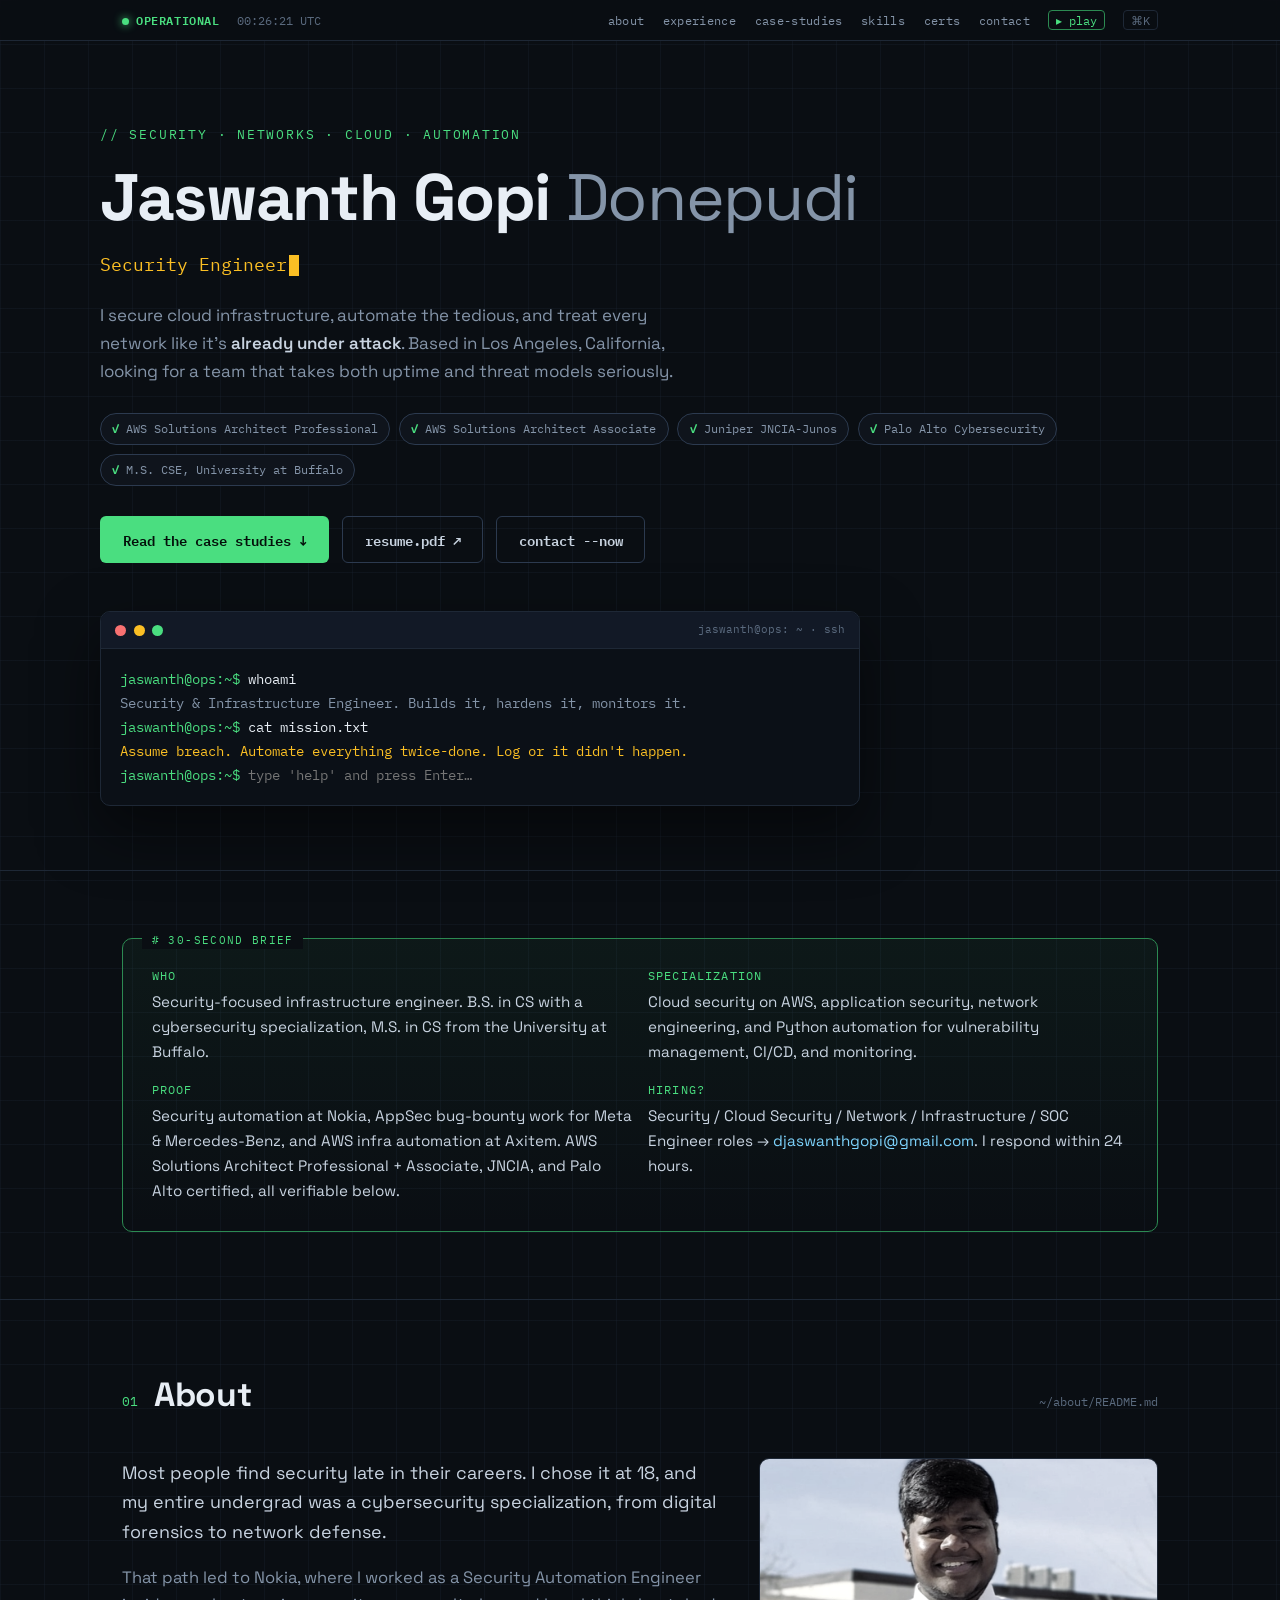
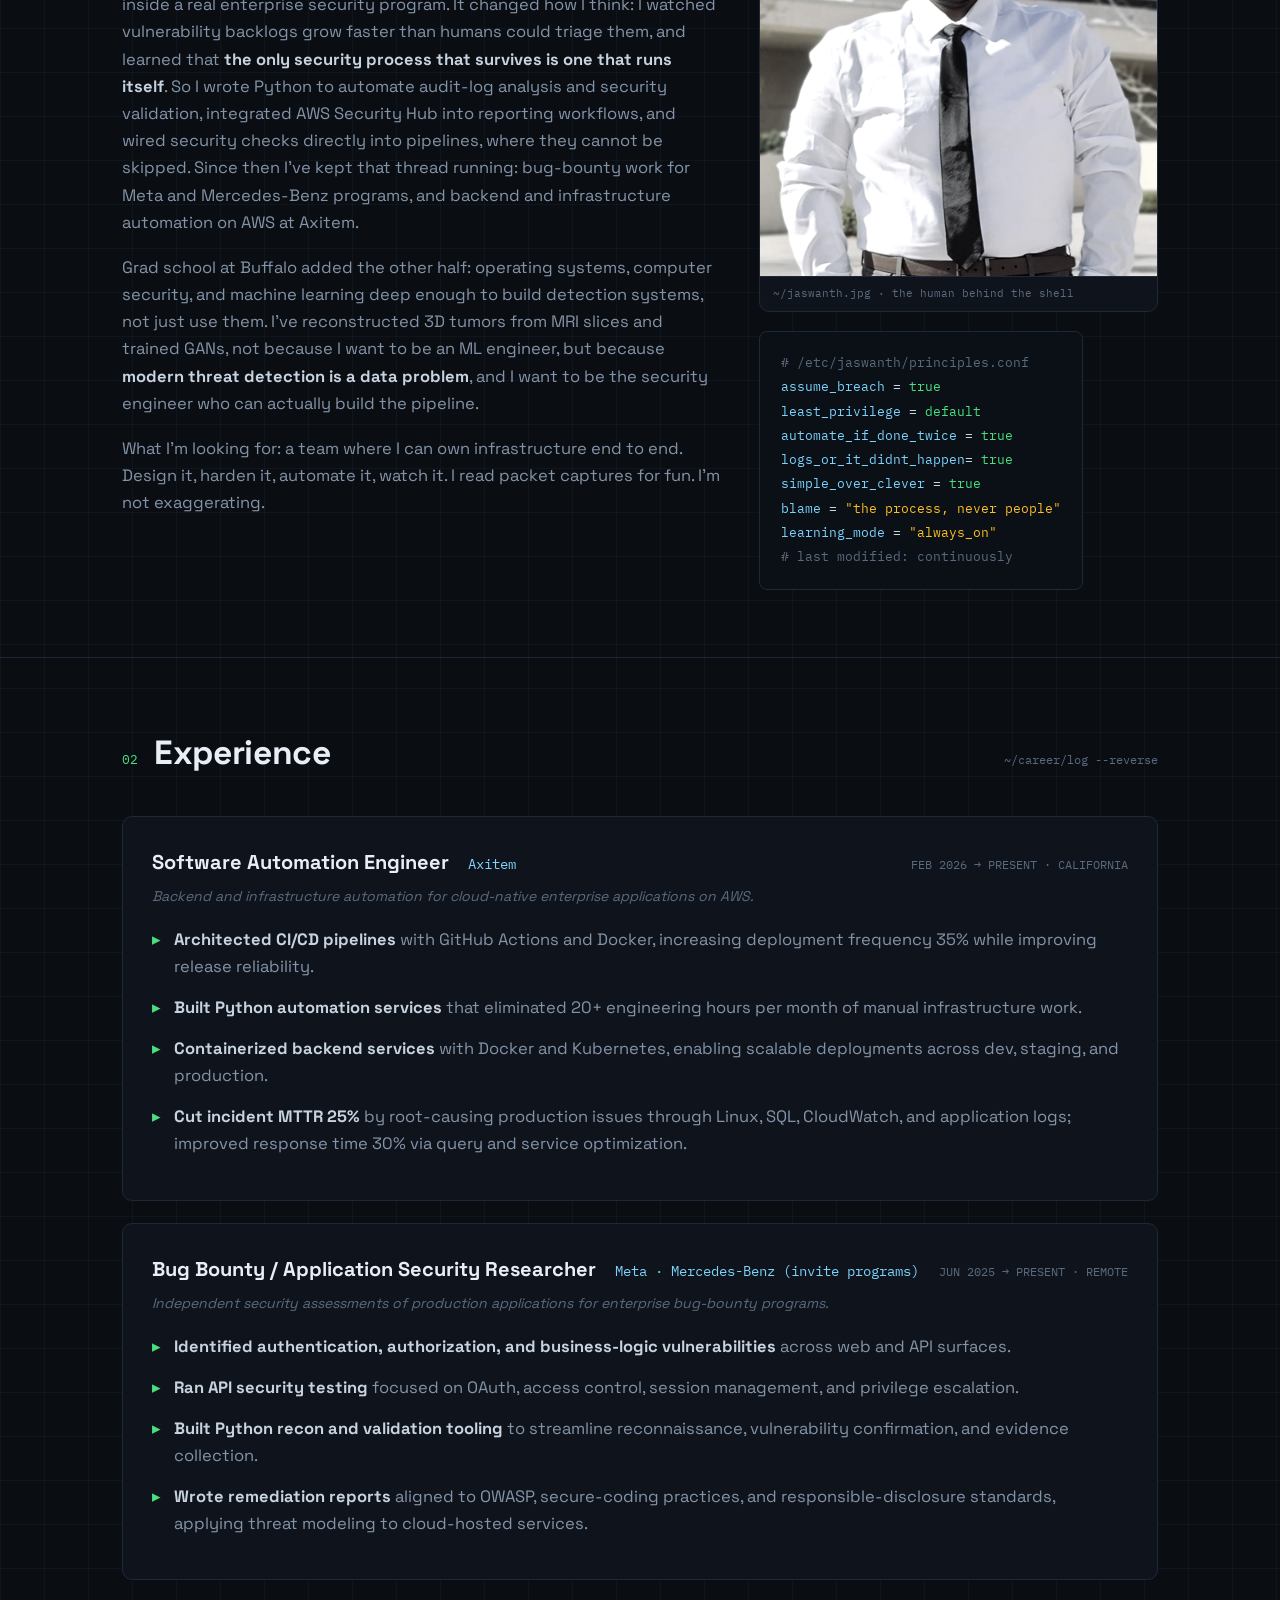
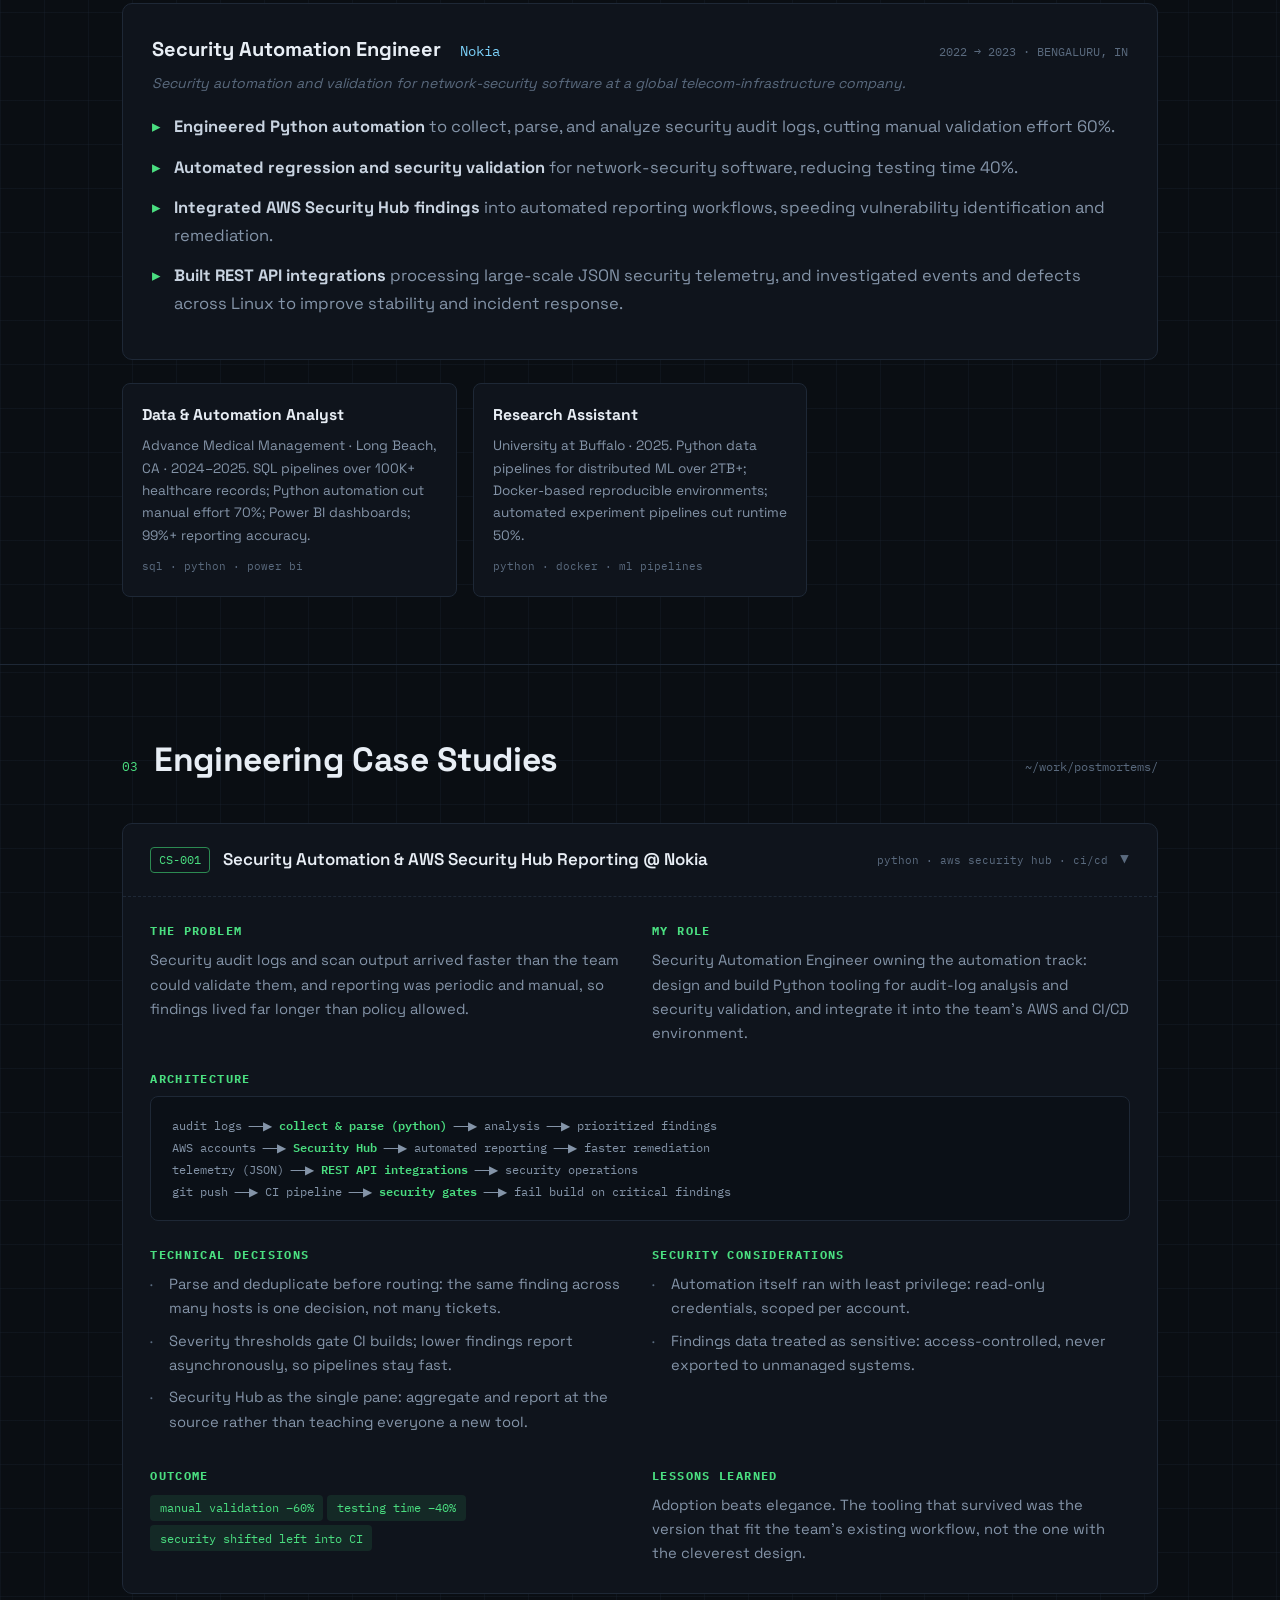
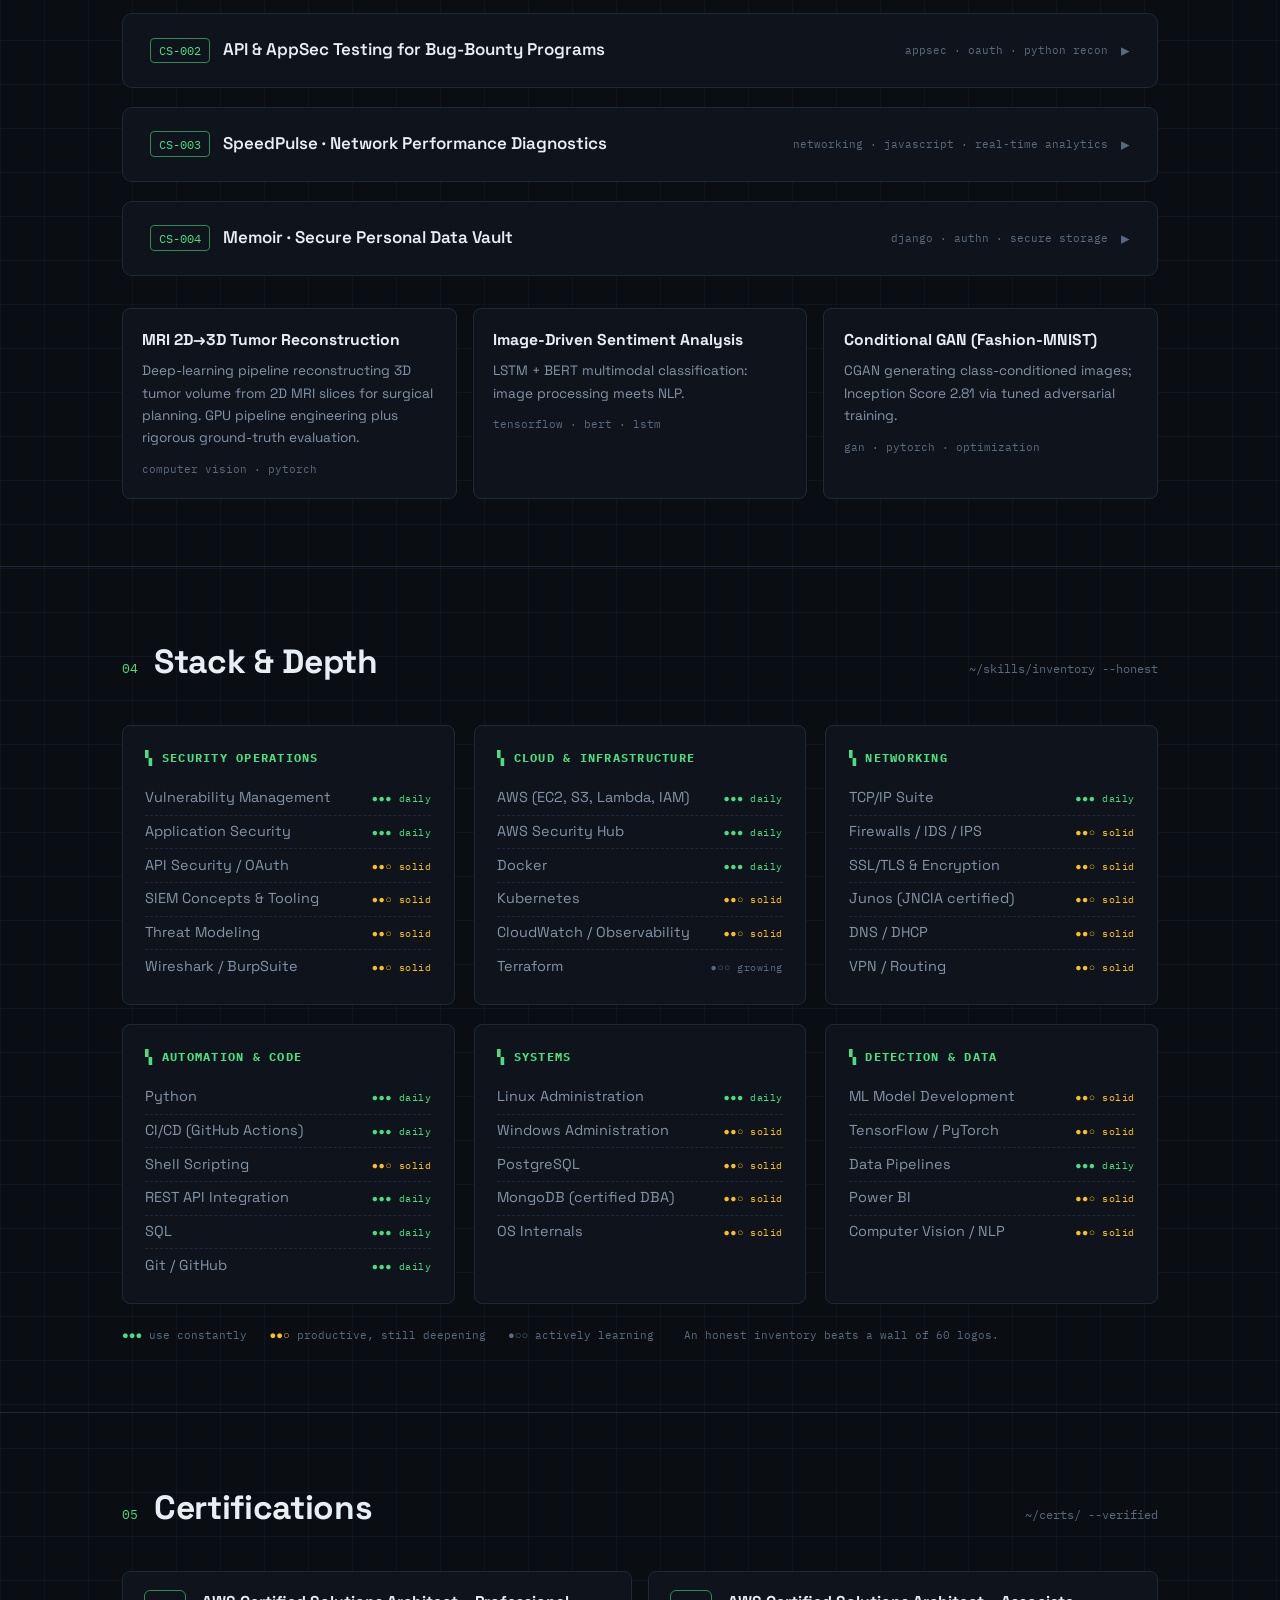
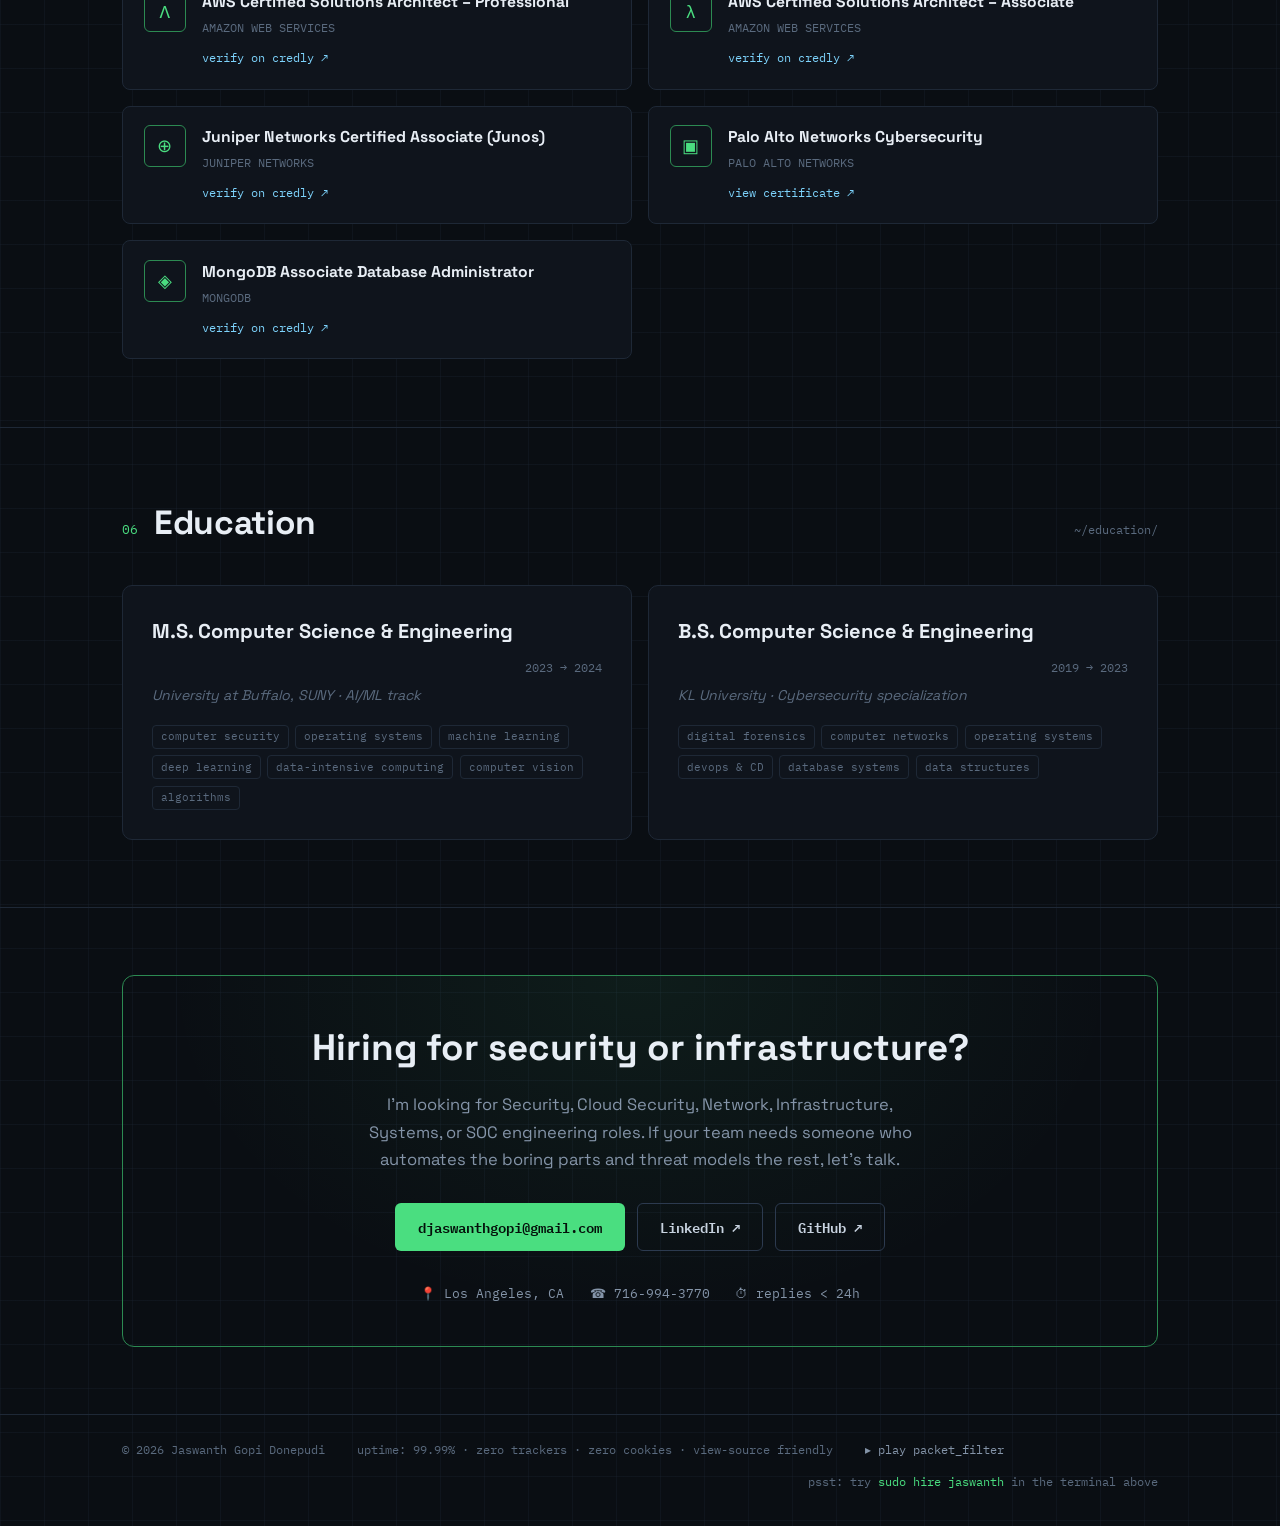
<file: index.html>
<!DOCTYPE html>
<html lang="en">
<head>
<meta charset="UTF-8">
<meta name="viewport" content="width=device-width, initial-scale=1.0">
<title>Jaswanth Gopi Donepudi | Security &amp; Infrastructure Engineer</title>
<meta name="description" content="Security and Infrastructure Engineer in Los Angeles, California. Cloud security (AWS), network engineering, application security, and Python automation. AWS Solutions Architect Professional & Associate, Juniper JNCIA, Palo Alto certified.">
<meta name="keywords" content="Security Engineer, Cloud Security Engineer, Network Engineer, Infrastructure Engineer, SOC Engineer, Application Security, AWS, Python, Linux, IAM, Vulnerability Management, SIEM, Los Angeles CA">
<meta name="author" content="Jaswanth Gopi Donepudi">
<link rel="canonical" href="https://jaswanthgopi.vercel.app/">
<meta property="og:type" content="website">
<meta property="og:title" content="Jaswanth Gopi Donepudi | Security & Infrastructure Engineer">
<meta property="og:description" content="I secure cloud infrastructure, automate the tedious, and treat every network like it's already under attack.">
<meta property="og:url" content="https://jaswanthgopi.vercel.app/">
<meta name="twitter:card" content="summary">
<link rel="icon" href="data:image/svg+xml,<svg xmlns='http://www.w3.org/2000/svg' viewBox='0 0 100 100'><text y='80' font-size='80'>&#9626;</text></svg>">
<link rel="preconnect" href="https://fonts.googleapis.com">
<link rel="preconnect" href="https://fonts.gstatic.com" crossorigin>
<link href="https://fonts.googleapis.com/css2?family=IBM+Plex+Mono:ital,wght@0,400;0,500;0,600;1,400&family=Space+Grotesk:wght@400;500;600;700&display=swap" rel="stylesheet">
<script type="application/ld+json">
{
  "@context": "https://schema.org",
  "@type": "Person",
  "name": "Jaswanth Gopi Donepudi",
  "jobTitle": "Security & Infrastructure Engineer",
  "email": "mailto:djaswanthgopi@gmail.com",
  "telephone": "716-994-3770",
  "address": {"@type": "PostalAddress", "addressLocality": "Los Angeles", "addressRegion": "CA", "addressCountry": "US"},
  "alumniOf": [
    {"@type": "CollegeOrUniversity", "name": "University at Buffalo, SUNY"},
    {"@type": "CollegeOrUniversity", "name": "KL University"}
  ],
  "sameAs": ["https://www.linkedin.com/in/jaswanthgopi/", "https://github.com/jdonepud"],
  "knowsAbout": ["Cloud Security", "Network Engineering", "AWS", "Python", "Linux", "IAM", "Vulnerability Management", "SIEM", "Infrastructure Automation", "Application Security", "CI/CD", "Docker", "Kubernetes"]
}
</script>
<style>
:root{
  --bg:#0a0e13;--bg-raise:#0f141c;--panel:#121926;--line:#1e2836;--line-bright:#2c3a4f;
  --text:#c8d3e0;--text-dim:#8494a8;--text-faint:#5a6a7e;
  --green:#4ade80;--green-dim:#2c8a52;--amber:#fbbf24;--blue:#7dd3fc;--red:#f87171;
  --mono:'IBM Plex Mono',ui-monospace,SFMono-Regular,Menlo,monospace;
  --sans:'Space Grotesk',system-ui,-apple-system,sans-serif;--maxw:1080px;--radius:6px;
}
*{margin:0;padding:0;box-sizing:border-box}
html{scroll-behavior:smooth;scroll-padding-top:70px}
@media(prefers-reduced-motion:reduce){html{scroll-behavior:auto}*,*::before,*::after{animation-duration:.01ms!important;animation-iteration-count:1!important;transition-duration:.01ms!important}}
body{background:var(--bg);color:var(--text);font-family:var(--sans);font-size:16.5px;line-height:1.65;-webkit-font-smoothing:antialiased;
  background-image:linear-gradient(rgba(30,40,54,.28) 1px,transparent 1px),linear-gradient(90deg,rgba(30,40,54,.28) 1px,transparent 1px);background-size:44px 44px;}
::selection{background:var(--green);color:#04100a}
a{color:var(--blue);text-decoration:none}
a:hover{text-decoration:underline}
.mono{font-family:var(--mono)}
.skip-link{position:absolute;left:-9999px;top:0;background:var(--green);color:#04100a;padding:.6rem 1rem;font-family:var(--mono);z-index:200;font-weight:600}
.skip-link:focus{left:0}
:focus-visible{outline:2px solid var(--green);outline-offset:2px;border-radius:2px}
.wrap{max-width:var(--maxw);margin:0 auto;padding:0 22px}

.statusbar{position:sticky;top:0;z-index:100;background:rgba(10,14,19,.92);backdrop-filter:blur(10px);border-bottom:1px solid var(--line);font-family:var(--mono);font-size:.72rem;}
.statusbar .wrap{display:flex;align-items:center;gap:1.1rem;height:40px}
.dot{width:7px;height:7px;border-radius:50%;background:var(--green);display:inline-block;margin-right:.45rem;box-shadow:0 0 8px var(--green);animation:pulse 2.4s infinite}
@keyframes pulse{50%{opacity:.35}}
.statusbar .sys{color:var(--green);font-weight:600;letter-spacing:.05em}
.statusbar .meta{color:var(--text-faint);display:none}
.statusbar .spacer{flex:1}
.statusbar nav{display:flex;gap:1.15rem}
.statusbar nav a{color:var(--text-dim);letter-spacing:.03em}
.statusbar nav a:hover,.statusbar nav a.active{color:var(--green);text-decoration:none}
.palette-hint{color:var(--text-faint);border:1px solid var(--line);padding:.1rem .45rem;border-radius:4px;cursor:pointer;background:none;font-family:var(--mono);font-size:.72rem}
.palette-hint:hover{color:var(--green);border-color:var(--green-dim)}
@media(min-width:860px){.statusbar .meta{display:inline}}
@media(max-width:700px){.statusbar nav{display:none}}

.hero{padding:5.2rem 0 4rem;position:relative}
.hero .kicker{font-family:var(--mono);color:var(--green);font-size:.8rem;letter-spacing:.14em;text-transform:uppercase;margin-bottom:1.1rem}
.hero h1{font-size:clamp(2.4rem,6vw,4.1rem);line-height:1.04;font-weight:700;letter-spacing:-.02em;color:#e8eef5}
.hero h1 .thin{color:var(--text-dim);font-weight:400}
.hero .roles{font-family:var(--mono);font-size:clamp(.95rem,2.2vw,1.15rem);color:var(--amber);margin:1.15rem 0 1.4rem;min-height:1.6em}
.hero .roles .cursor{display:inline-block;width:.55em;height:1.15em;background:var(--amber);vertical-align:text-bottom;animation:blink 1s step-end infinite;margin-left:2px}
@keyframes blink{50%{opacity:0}}
.hero p.lede{max-width:600px;color:var(--text-dim);font-size:1.06rem}
.hero p.lede strong{color:var(--text);font-weight:600}
.chips{display:flex;flex-wrap:wrap;gap:.55rem;margin:1.7rem 0}
.chip{font-family:var(--mono);font-size:.74rem;border:1px solid var(--line-bright);color:var(--text-dim);padding:.32rem .7rem;border-radius:99px;background:var(--bg-raise)}
.chip b{color:var(--green);font-weight:600}
.cta-row{display:flex;flex-wrap:wrap;gap:.8rem;margin-top:1.9rem}
.btn{font-family:var(--mono);font-size:.85rem;font-weight:600;padding:.72rem 1.35rem;border-radius:var(--radius);border:1px solid transparent;cursor:pointer;display:inline-flex;align-items:center;gap:.5rem;transition:transform .15s,box-shadow .15s}
.btn:hover{text-decoration:none;transform:translateY(-1px)}
.btn-primary{background:var(--green);color:#04100a}
.btn-primary:hover{box-shadow:0 4px 24px rgba(74,222,128,.35)}
.btn-ghost{border-color:var(--line-bright);color:var(--text)}
.btn-ghost:hover{border-color:var(--green-dim);color:var(--green)}

.term{margin-top:3rem;background:#0b1017;border:1px solid var(--line);border-radius:10px;box-shadow:0 24px 60px rgba(0,0,0,.5);overflow:hidden;max-width:760px;}
.term-bar{display:flex;align-items:center;gap:.45rem;background:var(--panel);padding:.55rem .9rem;border-bottom:1px solid var(--line)}
.term-bar i{width:11px;height:11px;border-radius:50%;display:inline-block}
.term-bar i:nth-child(1){background:#f87171}.term-bar i:nth-child(2){background:#fbbf24}.term-bar i:nth-child(3){background:#4ade80}
.term-bar span{margin-left:auto;font-family:var(--mono);font-size:.68rem;color:var(--text-faint)}
.term-body{padding:1.1rem 1.2rem;font-family:var(--mono);font-size:.86rem;line-height:1.75;min-height:150px}
.term-body .prompt{color:var(--green)}
.term-body .cmd{color:#e8eef5}
.term-body .out{color:var(--text-dim)}
.term-body .hl{color:var(--amber)}
.term-body input{background:none;border:none;color:#e8eef5;font-family:var(--mono);font-size:.86rem;width:70%;caret-color:var(--green);}
.term-body input:focus{outline:none}

section{padding:4.2rem 0;border-top:1px solid var(--line)}
.sec-head{display:flex;align-items:baseline;gap:1rem;margin-bottom:2.2rem;flex-wrap:wrap}
.sec-head .idx{font-family:var(--mono);color:var(--green);font-size:.8rem}
.sec-head h2{font-size:clamp(1.5rem,3.4vw,2.1rem);font-weight:700;letter-spacing:-.01em;color:#e8eef5}
.sec-head .path{font-family:var(--mono);font-size:.74rem;color:var(--text-faint);margin-left:auto}
.reveal{opacity:0;transform:translateY(18px);transition:opacity .6s ease,transform .6s ease}
.reveal.in{opacity:1;transform:none}
@media(prefers-reduced-motion:reduce){.reveal{opacity:1;transform:none}}

.tldr{background:linear-gradient(180deg,rgba(74,222,128,.05),transparent);border:1px solid var(--green-dim);border-radius:10px;padding:1.7rem 1.8rem;position:relative}
.tldr::before{content:"# 30-SECOND BRIEF";position:absolute;top:-.7em;left:1.2rem;background:var(--bg);padding:0 .6rem;font-family:var(--mono);font-size:.7rem;color:var(--green);letter-spacing:.12em}
.tldr dl{display:grid;grid-template-columns:1fr;gap:1rem}
@media(min-width:760px){.tldr dl{grid-template-columns:1fr 1fr}}
.tldr dt{font-family:var(--mono);font-size:.72rem;color:var(--green);letter-spacing:.1em;text-transform:uppercase;margin-bottom:.25rem}
.tldr dd{color:var(--text);font-size:.95rem}

.about-grid{display:grid;grid-template-columns:1fr;gap:2.4rem}
@media(min-width:880px){.about-grid{grid-template-columns:1.5fr 1fr}}
.about-grid .story p{margin-bottom:1.1rem;color:var(--text-dim)}
.about-grid .story p strong{color:var(--text)}
.about-grid .story p:first-child{color:var(--text);font-size:1.12rem}
.aside-col{display:flex;flex-direction:column;gap:1.2rem;align-self:start}
.id-photo{margin:0;border:1px solid var(--line);border-radius:10px;overflow:hidden;background:var(--bg-raise)}
.id-photo img{display:block;width:100%;aspect-ratio:1/1.05;object-fit:cover;filter:grayscale(65%) contrast(1.05);transition:filter .4s ease}
.id-photo:hover img,.id-photo:focus-within img{filter:none}
.id-photo figcaption{font-family:var(--mono);font-size:.68rem;color:var(--text-faint);padding:.5rem .8rem;border-top:1px solid var(--line)}
.conf{background:#0b1017;border:1px solid var(--line);border-radius:8px;padding:1.2rem 1.3rem;font-family:var(--mono);font-size:.8rem;line-height:1.9;align-self:start}
.conf .c{color:var(--text-faint)}
.conf .k{color:var(--blue)}
.conf .v{color:var(--green)}
.conf .vt{color:var(--amber)}

.xp{border:1px solid var(--line);border-radius:10px;background:var(--bg-raise);padding:1.8rem;margin-bottom:1.4rem}
.xp-top{display:flex;flex-wrap:wrap;gap:.6rem 1.2rem;align-items:baseline;margin-bottom:.4rem}
.xp-top h3{font-size:1.25rem;color:#e8eef5}
.xp-top .org{font-family:var(--mono);color:var(--blue);font-size:.85rem}
.xp-top .dates{font-family:var(--mono);color:var(--text-faint);font-size:.75rem;margin-left:auto}
.xp .ctx{color:var(--text-faint);font-size:.88rem;margin-bottom:1.1rem;font-style:italic}
.xp ul{list-style:none}
.xp li{padding-left:1.4rem;position:relative;margin-bottom:.85rem;color:var(--text-dim)}
.xp li::before{content:"\25B8";position:absolute;left:0;color:var(--green);font-family:var(--mono)}
.xp li strong{color:var(--text)}

.cs{border:1px solid var(--line);border-radius:10px;background:var(--bg-raise);margin-bottom:1.2rem;overflow:hidden}
.cs summary{list-style:none;cursor:pointer;padding:1.4rem 1.7rem;display:flex;flex-wrap:wrap;align-items:center;gap:.8rem;transition:background .2s}
.cs summary::-webkit-details-marker{display:none}
.cs summary:hover{background:rgba(74,222,128,.04)}
.cs .cs-id{font-family:var(--mono);font-size:.72rem;color:var(--green);border:1px solid var(--green-dim);padding:.15rem .5rem;border-radius:4px}
.cs .cs-title{font-weight:600;font-size:1.06rem;color:#e8eef5;flex:1 1 300px}
.cs .cs-tags{font-family:var(--mono);font-size:.7rem;color:var(--text-faint)}
.cs .cs-arrow{font-family:var(--mono);color:var(--text-faint);transition:transform .25s}
.cs[open] .cs-arrow{transform:rotate(90deg)}
.cs-body{padding:0 1.7rem 1.7rem;border-top:1px dashed var(--line)}
.cs-grid{display:grid;grid-template-columns:1fr;gap:1.5rem;padding-top:1.5rem}
@media(min-width:820px){.cs-grid{grid-template-columns:1fr 1fr}}
.cs-block h4{font-family:var(--mono);font-size:.72rem;color:var(--green);letter-spacing:.12em;text-transform:uppercase;margin-bottom:.5rem}
.cs-block p,.cs-block li{color:var(--text-dim);font-size:.92rem}
.cs-block ul{list-style:none}
.cs-block li{padding-left:1.2rem;position:relative;margin-bottom:.5rem}
.cs-block li::before{content:"\00B7";position:absolute;left:0;color:var(--text-faint)}
.cs-block.full{grid-column:1/-1}
.cs-arch{background:#0b1017;border:1px solid var(--line);border-radius:8px;padding:1.1rem 1.3rem;font-family:var(--mono);font-size:.76rem;line-height:1.8;color:var(--text-dim);overflow-x:auto;white-space:pre}
.cs-arch b{color:var(--green);font-weight:600}
.cs-links{margin-top:1.3rem;display:flex;gap:1rem;font-family:var(--mono);font-size:.8rem}
.outcome-chip{display:inline-block;font-family:var(--mono);font-size:.72rem;background:rgba(74,222,128,.1);color:var(--green);padding:.2rem .6rem;border-radius:4px;margin:.15rem .25rem .15rem 0}

.mini-grid{display:grid;grid-template-columns:1fr;gap:1rem;margin-top:2rem}
@media(min-width:760px){.mini-grid{grid-template-columns:repeat(3,1fr)}}
.mini{border:1px solid var(--line);border-radius:8px;padding:1.2rem;background:var(--bg-raise)}
.mini h4{font-size:.98rem;color:#e8eef5;margin-bottom:.4rem}
.mini p{font-size:.85rem;color:var(--text-dim)}
.mini .tags{font-family:var(--mono);font-size:.68rem;color:var(--text-faint);margin-top:.7rem}

.skill-cols{display:grid;grid-template-columns:1fr;gap:1.2rem}
@media(min-width:760px){.skill-cols{grid-template-columns:1fr 1fr}}
@media(min-width:1000px){.skill-cols{grid-template-columns:repeat(3,1fr)}}
.skill-card{border:1px solid var(--line);border-radius:8px;padding:1.3rem 1.4rem;background:var(--bg-raise)}
.skill-card h3{font-family:var(--mono);font-size:.78rem;color:var(--green);letter-spacing:.1em;text-transform:uppercase;margin-bottom:.9rem;display:flex;align-items:center;gap:.5rem}
.skill-card ul{list-style:none}
.skill-card li{display:flex;justify-content:space-between;align-items:baseline;font-size:.9rem;color:var(--text-dim);padding:.28rem 0;border-bottom:1px dashed var(--line)}
.skill-card li:last-child{border-bottom:none}
.lvl{font-family:var(--mono);font-size:.65rem;letter-spacing:.05em}
.lvl-3{color:var(--green)}.lvl-2{color:var(--amber)}.lvl-1{color:var(--text-faint)}
.legend{font-family:var(--mono);font-size:.7rem;color:var(--text-faint);margin-top:1.4rem}
.legend span{margin-right:1.4rem}

.cert-grid{display:grid;grid-template-columns:1fr;gap:1rem}
@media(min-width:760px){.cert-grid{grid-template-columns:1fr 1fr}}
.cert{border:1px solid var(--line);border-radius:8px;padding:1.15rem 1.3rem;background:var(--bg-raise);display:flex;gap:1rem;align-items:flex-start}
.cert .badge{font-family:var(--mono);font-size:1.1rem;color:var(--green);border:1px solid var(--green-dim);border-radius:6px;width:42px;height:42px;display:flex;align-items:center;justify-content:center;flex-shrink:0}
.cert h4{font-size:.98rem;color:#e8eef5}
.cert .issuer{font-family:var(--mono);font-size:.72rem;color:var(--text-faint);margin:.15rem 0 .35rem}
.cert a{font-family:var(--mono);font-size:.75rem}
.cert.pending{border-style:dashed;opacity:.85}
.cert.pending .badge{color:var(--amber);border-color:var(--amber)}

.edu{display:grid;grid-template-columns:1fr;gap:1rem}
@media(min-width:760px){.edu{grid-template-columns:1fr 1fr}}
.edu .xp{margin-bottom:0}
.edu .course-tags{margin-top:.8rem;display:flex;flex-wrap:wrap;gap:.4rem}
.edu .course-tags span{font-family:var(--mono);font-size:.66rem;border:1px solid var(--line);padding:.15rem .5rem;border-radius:4px;color:var(--text-faint)}

.contact-box{border:1px solid var(--green-dim);border-radius:12px;padding:2.6rem 2rem;text-align:center;background:radial-gradient(ellipse at top,rgba(74,222,128,.07),transparent 65%)}
.contact-box h2{font-size:clamp(1.6rem,4vw,2.3rem);color:#e8eef5;margin-bottom:.8rem}
.contact-box p{color:var(--text-dim);max-width:560px;margin:0 auto 1.8rem}
.contact-meta{display:flex;justify-content:center;flex-wrap:wrap;gap:1.6rem;margin-top:2rem;font-family:var(--mono);font-size:.8rem;color:var(--text-dim)}
footer{border-top:1px solid var(--line);padding:1.6rem 0 2.2rem;font-family:var(--mono);font-size:.72rem;color:var(--text-faint)}
footer .wrap{display:flex;flex-wrap:wrap;gap:.8rem 2rem;align-items:center}
footer a{color:var(--text-dim)}

.palette{position:fixed;inset:0;background:rgba(4,8,12,.7);backdrop-filter:blur(4px);display:none;z-index:300;padding:14vh 20px 0}
.palette.open{display:block}
.palette-box{max-width:520px;margin:0 auto;background:var(--panel);border:1px solid var(--line-bright);border-radius:10px;overflow:hidden;box-shadow:0 30px 80px rgba(0,0,0,.6)}
.palette-box input{width:100%;background:none;border:none;border-bottom:1px solid var(--line);padding:1rem 1.2rem;color:#e8eef5;font-family:var(--mono);font-size:.95rem}
.palette-box input:focus{outline:none}
.palette-box ul{list-style:none;max-height:300px;overflow-y:auto}
.palette-box li a{display:flex;justify-content:space-between;padding:.7rem 1.2rem;color:var(--text-dim);font-family:var(--mono);font-size:.85rem}
.palette-box li a:hover,.palette-box li a.sel{background:rgba(74,222,128,.08);color:var(--green);text-decoration:none}
.palette-box li a span{color:var(--text-faint);font-size:.7rem}

.game-modal{position:fixed;inset:0;background:rgba(4,8,12,.85);backdrop-filter:blur(6px);display:none;z-index:400;align-items:center;justify-content:center;padding:16px}
.game-modal.open{display:flex}
.game-box{background:var(--panel);border:1px solid var(--line-bright);border-radius:12px;overflow:hidden;box-shadow:0 30px 90px rgba(0,0,0,.7);max-width:480px;width:100%}
.game-head{display:flex;align-items:center;justify-content:space-between;padding:.7rem 1rem;border-bottom:1px solid var(--line);font-family:var(--mono);font-size:.75rem;color:var(--green)}
.game-hud{display:flex;justify-content:space-between;padding:.5rem 1rem;font-family:var(--mono);font-size:.78rem;color:var(--text-dim);border-bottom:1px solid var(--line)}
.game-hud .gl{color:var(--green)}
#gameCanvas{display:block;width:100%;background:#0b1017;touch-action:none}
.game-help{padding:.7rem 1rem;font-family:var(--mono);font-size:.68rem;color:var(--text-faint);line-height:1.6}
.game-help b{color:var(--red);font-weight:600}
.game-help i{color:var(--green);font-style:normal}
</style>
</head>
<body>
<!--
  Nice instinct. People who read source get hired.
  FLAG{view_source_is_a_skill}
  Claim it: open the terminal on the page and type:  claim FLAG{view_source_is_a_skill}
  There are 3 flags total. Type 'flags' in the terminal for hints.
-->
<a class="skip-link" href="#main">Skip to content</a>

<header class="statusbar">
  <div class="wrap">
    <span class="sys"><span class="dot" aria-hidden="true"></span>OPERATIONAL</span>
    <span class="meta" id="clock" aria-hidden="true"></span>
    <span class="spacer"></span>
    <nav aria-label="Primary">
      <a href="#about">about</a>
      <a href="#experience">experience</a>
      <a href="#casestudies">case-studies</a>
      <a href="#skills">skills</a>
      <a href="#certs">certs</a>
      <a href="#contact">contact</a>
    </nav>
    <button class="palette-hint" id="playTopBtn" aria-label="Play the Packet Filter game" style="color:var(--green);border-color:var(--green-dim)">&#9656; play</button>
    <button class="palette-hint" id="paletteBtn" aria-label="Open command palette">&#8984;K</button>
  </div>
</header>

<main id="main">
<div class="hero wrap">
  <p class="kicker">// security &middot; networks &middot; cloud &middot; automation</p>
  <h1>Jaswanth Gopi <span class="thin">Donepudi</span></h1>
  <p class="roles mono" aria-label="Security Engineer, Cloud Security Engineer, Network Engineer, Infrastructure Engineer"><span id="roleText">Security Engineer</span><span class="cursor" aria-hidden="true"></span></p>
  <p class="lede">I secure cloud infrastructure, automate the tedious, and treat every network like it's <strong>already under attack</strong>. Based in Los Angeles, California, looking for a team that takes both uptime and threat models seriously.</p>
  <div class="chips" aria-label="Credentials">
    <span class="chip"><b>&#10003;</b> AWS Solutions Architect Professional</span>
    <span class="chip"><b>&#10003;</b> AWS Solutions Architect Associate</span>
    <span class="chip"><b>&#10003;</b> Juniper JNCIA-Junos</span>
    <span class="chip"><b>&#10003;</b> Palo Alto Cybersecurity</span>
    <span class="chip"><b>&#10003;</b> M.S. CSE, University at Buffalo</span>
  </div>
  <div class="cta-row">
    <a class="btn btn-primary" href="#casestudies">Read the case studies &darr;</a>
    <a class="btn btn-ghost" href="https://drive.google.com/file/d/1Vjfv7lhPCOFtXFtNFFHpWnrzAIX2rzdk/view?usp=sharing" target="_blank" rel="noopener">resume.pdf &#8599;</a>
    <a class="btn btn-ghost" href="mailto:djaswanthgopi@gmail.com">contact --now</a>
  </div>

  <div class="term" id="terminal">
    <div class="term-bar"><i></i><i></i><i></i><span>jaswanth@ops: ~ &middot; ssh</span></div>
    <div class="term-body" id="termBody" aria-live="polite">
      <div><span class="prompt">jaswanth@ops:~$</span> <span class="cmd">whoami</span></div>
      <div class="out">Security &amp; Infrastructure Engineer. Builds it, hardens it, monitors it.</div>
      <div><span class="prompt">jaswanth@ops:~$</span> <span class="cmd">cat mission.txt</span></div>
      <div class="out"><span class="hl">Assume breach. Automate everything twice-done. Log or it didn't happen.</span></div>
      <div><span class="prompt">jaswanth@ops:~$</span> <input id="termInput" type="text" aria-label="Terminal input, type help for commands" placeholder="type 'help' and press Enter&hellip;" autocomplete="off" spellcheck="false"></div>
    </div>
  </div>
</div>

<section id="brief" aria-label="Recruiter brief">
  <div class="wrap reveal">
    <div class="tldr">
      <dl>
        <div><dt>Who</dt><dd>Security-focused infrastructure engineer. B.S. in CS with a cybersecurity specialization, M.S. in CS from the University at Buffalo.</dd></div>
        <div><dt>Specialization</dt><dd>Cloud security on AWS, application security, network engineering, and Python automation for vulnerability management, CI/CD, and monitoring.</dd></div>
        <div><dt>Proof</dt><dd>Security automation at Nokia, AppSec bug-bounty work for Meta &amp; Mercedes-Benz, and AWS infra automation at Axitem. AWS Solutions Architect Professional + Associate, JNCIA, and Palo Alto certified, all verifiable below.</dd></div>
        <div><dt>Hiring?</dt><dd>Security / Cloud Security / Network / Infrastructure / SOC Engineer roles &rarr; <a href="mailto:djaswanthgopi@gmail.com">djaswanthgopi@gmail.com</a>. I respond within 24 hours.</dd></div>
      </dl>
    </div>
  </div>
</section>

<section id="about">
  <div class="wrap reveal">
    <div class="sec-head"><span class="idx">01</span><h2>About</h2><span class="path">~/about/README.md</span></div>
    <div class="about-grid">
      <div class="story">
        <p>Most people find security late in their careers. I chose it at 18, and my entire undergrad was a cybersecurity specialization, from digital forensics to network defense.</p>
        <p>That path led to Nokia, where I worked as a Security Automation Engineer inside a real enterprise security program. It changed how I think: I watched vulnerability backlogs grow faster than humans could triage them, and learned that <strong>the only security process that survives is one that runs itself</strong>. So I wrote Python to automate audit-log analysis and security validation, integrated AWS Security Hub into reporting workflows, and wired security checks directly into pipelines, where they cannot be skipped. Since then I've kept that thread running: bug-bounty work for Meta and Mercedes-Benz programs, and backend and infrastructure automation on AWS at Axitem.</p>
        <p>Grad school at Buffalo added the other half: operating systems, computer security, and machine learning deep enough to build detection systems, not just use them. I've reconstructed 3D tumors from MRI slices and trained GANs, not because I want to be an ML engineer, but because <strong>modern threat detection is a data problem</strong>, and I want to be the security engineer who can actually build the pipeline.</p>
        <p>What I'm looking for: a team where I can own infrastructure end to end. Design it, harden it, automate it, watch it. I read packet captures for fun. I'm not exaggerating.</p>
      </div>
      <div class="aside-col">
        <figure class="id-photo">
          <img src="assets/images/Jaswanth.jpg" alt="Portrait of Jaswanth Gopi Donepudi" loading="lazy" onerror="this.closest('.id-photo').style.display='none'">
          <figcaption>~/jaswanth.jpg &middot; the human behind the shell</figcaption>
        </figure>
        <div class="conf" role="img" aria-label="Configuration file listing my engineering principles">
          <div class="c"># /etc/jaswanth/principles.conf</div>
          <div><span class="k">assume_breach</span>          = <span class="v">true</span></div>
          <div><span class="k">least_privilege</span>        = <span class="v">default</span></div>
          <div><span class="k">automate_if_done_twice</span> = <span class="v">true</span></div>
          <div><span class="k">logs_or_it_didnt_happen</span>= <span class="v">true</span></div>
          <div><span class="k">simple_over_clever</span>     = <span class="v">true</span></div>
          <div><span class="k">blame</span>                  = <span class="vt">"the process, never people"</span></div>
          <div><span class="k">learning_mode</span>          = <span class="vt">"always_on"</span></div>
          <div class="c"># last modified: continuously</div>
        </div>
      </div>
    </div>
  </div>
</section>

<section id="experience">
  <div class="wrap reveal">
    <div class="sec-head"><span class="idx">02</span><h2>Experience</h2><span class="path">~/career/log --reverse</span></div>

    <article class="xp">
      <div class="xp-top">
        <h3>Software Automation Engineer</h3>
        <span class="org">Axitem</span>
        <span class="dates">FEB 2026 &rarr; PRESENT &middot; CALIFORNIA</span>
      </div>
      <p class="ctx">Backend and infrastructure automation for cloud-native enterprise applications on AWS.</p>
      <ul>
        <li><strong>Architected CI/CD pipelines</strong> with GitHub Actions and Docker, increasing deployment frequency 35% while improving release reliability.</li>
        <li><strong>Built Python automation services</strong> that eliminated 20+ engineering hours per month of manual infrastructure work.</li>
        <li><strong>Containerized backend services</strong> with Docker and Kubernetes, enabling scalable deployments across dev, staging, and production.</li>
        <li><strong>Cut incident MTTR 25%</strong> by root-causing production issues through Linux, SQL, CloudWatch, and application logs; improved response time 30% via query and service optimization.</li>
      </ul>
    </article>

    <article class="xp">
      <div class="xp-top">
        <h3>Bug Bounty / Application Security Researcher</h3>
        <span class="org">Meta &middot; Mercedes-Benz (invite programs)</span>
        <span class="dates">JUN 2025 &rarr; PRESENT &middot; REMOTE</span>
      </div>
      <p class="ctx">Independent security assessments of production applications for enterprise bug-bounty programs.</p>
      <ul>
        <li><strong>Identified authentication, authorization, and business-logic vulnerabilities</strong> across web and API surfaces.</li>
        <li><strong>Ran API security testing</strong> focused on OAuth, access control, session management, and privilege escalation.</li>
        <li><strong>Built Python recon and validation tooling</strong> to streamline reconnaissance, vulnerability confirmation, and evidence collection.</li>
        <li><strong>Wrote remediation reports</strong> aligned to OWASP, secure-coding practices, and responsible-disclosure standards, applying threat modeling to cloud-hosted services.</li>
      </ul>
    </article>

    <article class="xp">
      <div class="xp-top">
        <h3>Security Automation Engineer</h3>
        <span class="org">Nokia</span>
        <span class="dates">2022 &rarr; 2023 &middot; BENGALURU, IN</span>
      </div>
      <p class="ctx">Security automation and validation for network-security software at a global telecom-infrastructure company.</p>
      <ul>
        <li><strong>Engineered Python automation</strong> to collect, parse, and analyze security audit logs, cutting manual validation effort 60%.</li>
        <li><strong>Automated regression and security validation</strong> for network-security software, reducing testing time 40%.</li>
        <li><strong>Integrated AWS Security Hub findings</strong> into automated reporting workflows, speeding vulnerability identification and remediation.</li>
        <li><strong>Built REST API integrations</strong> processing large-scale JSON security telemetry, and investigated events and defects across Linux to improve stability and incident response.</li>
      </ul>
    </article>

    <div class="mini-grid" style="margin-top:1.4rem">
      <div class="mini"><h4>Data &amp; Automation Analyst</h4><p>Advance Medical Management &middot; Long Beach, CA &middot; 2024&ndash;2025. SQL pipelines over 100K+ healthcare records; Python automation cut manual effort 70%; Power BI dashboards; 99%+ reporting accuracy.</p><div class="tags">sql &middot; python &middot; power bi</div></div>
      <div class="mini"><h4>Research Assistant</h4><p>University at Buffalo &middot; 2025. Python data pipelines for distributed ML over 2TB+; Docker-based reproducible environments; automated experiment pipelines cut runtime 50%.</p><div class="tags">python &middot; docker &middot; ml pipelines</div></div>
    </div>
  </div>
</section>

<section id="casestudies">
  <div class="wrap reveal">
    <div class="sec-head"><span class="idx">03</span><h2>Engineering Case Studies</h2><span class="path">~/work/postmortems/</span></div>

    <details class="cs" open>
      <summary>
        <span class="cs-id">CS-001</span>
        <span class="cs-title">Security Automation &amp; AWS Security Hub Reporting @ Nokia</span>
        <span class="cs-tags">python &middot; aws security hub &middot; ci/cd</span>
        <span class="cs-arrow">&#9656;</span>
      </summary>
      <div class="cs-body">
        <div class="cs-grid">
          <div class="cs-block"><h4>The Problem</h4>
            <p>Security audit logs and scan output arrived faster than the team could validate them, and reporting was periodic and manual, so findings lived far longer than policy allowed.</p></div>
          <div class="cs-block"><h4>My Role</h4>
            <p>Security Automation Engineer owning the automation track: design and build Python tooling for audit-log analysis and security validation, and integrate it into the team's AWS and CI/CD environment.</p></div>
          <div class="cs-block full"><h4>Architecture</h4>
            <div class="cs-arch">audit logs ──▶ <b>collect &amp; parse (python)</b> ──▶ analysis ──▶ prioritized findings
AWS accounts ──▶ <b>Security Hub</b> ──▶ automated reporting ──▶ faster remediation
telemetry (JSON) ──▶ <b>REST API integrations</b> ──▶ security operations
git push ──▶ CI pipeline ──▶ <b>security gates</b> ──▶ fail build on critical findings</div></div>
          <div class="cs-block"><h4>Technical Decisions</h4>
            <ul>
              <li>Parse and deduplicate before routing: the same finding across many hosts is one decision, not many tickets.</li>
              <li>Severity thresholds gate CI builds; lower findings report asynchronously, so pipelines stay fast.</li>
              <li>Security Hub as the single pane: aggregate and report at the source rather than teaching everyone a new tool.</li>
            </ul></div>
          <div class="cs-block"><h4>Security Considerations</h4>
            <ul>
              <li>Automation itself ran with least privilege: read-only credentials, scoped per account.</li>
              <li>Findings data treated as sensitive: access-controlled, never exported to unmanaged systems.</li>
            </ul></div>
          <div class="cs-block"><h4>Outcome</h4>
            <p><span class="outcome-chip">manual validation &minus;60%</span><span class="outcome-chip">testing time &minus;40%</span><span class="outcome-chip">security shifted left into CI</span></p></div>
          <div class="cs-block"><h4>Lessons Learned</h4>
            <p>Adoption beats elegance. The tooling that survived was the version that fit the team's existing workflow, not the one with the cleverest design.</p></div>
        </div>
      </div>
    </details>

    <details class="cs">
      <summary>
        <span class="cs-id">CS-002</span>
        <span class="cs-title">API &amp; AppSec Testing for Bug-Bounty Programs</span>
        <span class="cs-tags">appsec &middot; oauth &middot; python recon</span>
        <span class="cs-arrow">&#9656;</span>
      </summary>
      <div class="cs-body">
        <div class="cs-grid">
          <div class="cs-block"><h4>The Problem</h4>
            <p>Enterprise bug-bounty programs (Meta, Mercedes-Benz) reward finding what automated scanners miss: authorization gaps, business-logic flaws, and API abuse in real production systems.</p></div>
          <div class="cs-block"><h4>My Approach</h4>
            <p>Treat each target as a threat-modeling exercise first, tooling second. Map trust boundaries, then probe the seams: OAuth flows, access control, session handling, and privilege escalation.</p></div>
          <div class="cs-block"><h4>Technical Decisions</h4>
            <ul>
              <li>Built Python tooling to automate reconnaissance, vulnerability validation, and evidence collection, so time went to analysis, not setup.</li>
              <li>Focused on business-logic and authz classes, where scanners are weakest and impact is highest.</li>
              <li>Reported to OWASP and responsible-disclosure standards, with reproduction steps a developer can act on.</li>
            </ul></div>
          <div class="cs-block"><h4>What It Sharpens</h4>
            <ul>
              <li>The attacker's view of the same systems I defend: it makes my hardening decisions concrete.</li>
              <li>Writing findings that get fixed, not just filed.</li>
            </ul></div>
        </div>
      </div>
    </details>

    <details class="cs">
      <summary>
        <span class="cs-id">CS-003</span>
        <span class="cs-title">SpeedPulse &middot; Network Performance Diagnostics</span>
        <span class="cs-tags">networking &middot; javascript &middot; real-time analytics</span>
        <span class="cs-arrow">&#9656;</span>
      </summary>
      <div class="cs-body">
        <div class="cs-grid">
          <div class="cs-block"><h4>The Problem</h4>
            <p>"The Wi-Fi is slow" is a useless bug report. I wanted a tool that turns a user complaint into real network data: throughput, latency, and jitter, measured over time on both mobile and Wi-Fi.</p></div>
          <div class="cs-block"><h4>My Role</h4>
            <p>Sole engineer: protocol-level measurement design, client app, and the real-time analytics view.</p></div>
          <div class="cs-block"><h4>Technical Decisions</h4>
            <ul>
              <li>Parallel connections to saturate the link for honest throughput numbers; single-stream tests understate real capacity.</li>
              <li>Repeated small-payload round trips to separate latency from bandwidth, since they fail differently and mean different problems.</li>
              <li>Historical tracking, because one measurement is an anecdote; a trend is a diagnosis.</li>
            </ul></div>
          <div class="cs-block"><h4>What It Taught Me</h4>
            <ul>
              <li>TCP behavior in the wild: slow start, congestion windows, and why the first second of a speed test lies.</li>
              <li>Last-mile networks are messier than any lab; measurement tooling must assume noise.</li>
            </ul></div>
        </div>
        <div class="cs-links"><a href="https://github.com/jdonepud/SpeedPulse" target="_blank" rel="noopener">source &#8599;</a></div>
      </div>
    </details>

    <details class="cs">
      <summary>
        <span class="cs-id">CS-004</span>
        <span class="cs-title">Memoir &middot; Secure Personal Data Vault</span>
        <span class="cs-tags">django &middot; authn &middot; secure storage</span>
        <span class="cs-arrow">&#9656;</span>
      </summary>
      <div class="cs-body">
        <div class="cs-grid">
          <div class="cs-block"><h4>The Problem</h4>
            <p>Personal memories (notes, photos, private thoughts) are exactly the data users trust apps with and apps most often leak. I built Memoir to practice treating user data like it matters.</p></div>
          <div class="cs-block"><h4>Security Considerations</h4>
            <ul>
              <li>Per-user data isolation enforced at the query layer; no object is accessible by guessing an ID.</li>
              <li>Django's session and CSRF protections kept on and configured, not fought against.</li>
              <li>Input validated at the boundary; stored content escaped on render.</li>
            </ul></div>
          <div class="cs-block"><h4>Lessons Learned</h4>
            <ul>
              <li>Framework defaults are a security feature; most real-world Django vulns come from disabling them.</li>
              <li>Threat modeling a "harmless" notes app finds the same classes of bugs as any enterprise system: authz, injection, exposure.</li>
            </ul></div>
          <div class="cs-block full"><h4>Outcome</h4>
            <p><span class="outcome-chip">secure-by-default CRUD app</span><span class="outcome-chip">authz enforced per object</span> A small app, deliberately built the way big apps should be.</p></div>
        </div>
        <div class="cs-links"><a href="https://github.com/jdonepud/Memoir" target="_blank" rel="noopener">source &#8599;</a></div>
      </div>
    </details>

    <div class="mini-grid">
      <div class="mini"><h4>MRI 2D&rarr;3D Tumor Reconstruction</h4><p>Deep-learning pipeline reconstructing 3D tumor volume from 2D MRI slices for surgical planning. GPU pipeline engineering plus rigorous ground-truth evaluation.</p><div class="tags">computer vision &middot; pytorch</div></div>
      <div class="mini"><h4>Image-Driven Sentiment Analysis</h4><p>LSTM + BERT multimodal classification: image processing meets NLP.</p><div class="tags">tensorflow &middot; bert &middot; lstm</div></div>
      <div class="mini"><h4>Conditional GAN (Fashion-MNIST)</h4><p>CGAN generating class-conditioned images; Inception Score 2.81 via tuned adversarial training.</p><div class="tags">gan &middot; pytorch &middot; optimization</div></div>
    </div>
  </div>
</section>

<section id="skills">
  <div class="wrap reveal">
    <div class="sec-head"><span class="idx">04</span><h2>Stack &amp; Depth</h2><span class="path">~/skills/inventory --honest</span></div>
    <div class="skill-cols">
      <div class="skill-card"><h3>&#9626; Security Operations</h3><ul>
        <li>Vulnerability Management <span class="lvl lvl-3">&#9679;&#9679;&#9679; daily</span></li>
        <li>Application Security <span class="lvl lvl-3">&#9679;&#9679;&#9679; daily</span></li>
        <li>API Security / OAuth <span class="lvl lvl-2">&#9679;&#9679;&#9675; solid</span></li>
        <li>SIEM Concepts &amp; Tooling <span class="lvl lvl-2">&#9679;&#9679;&#9675; solid</span></li>
        <li>Threat Modeling <span class="lvl lvl-2">&#9679;&#9679;&#9675; solid</span></li>
        <li>Wireshark / BurpSuite <span class="lvl lvl-2">&#9679;&#9679;&#9675; solid</span></li>
      </ul></div>
      <div class="skill-card"><h3>&#9626; Cloud &amp; Infrastructure</h3><ul>
        <li>AWS (EC2, S3, Lambda, IAM) <span class="lvl lvl-3">&#9679;&#9679;&#9679; daily</span></li>
        <li>AWS Security Hub <span class="lvl lvl-3">&#9679;&#9679;&#9679; daily</span></li>
        <li>Docker <span class="lvl lvl-3">&#9679;&#9679;&#9679; daily</span></li>
        <li>Kubernetes <span class="lvl lvl-2">&#9679;&#9679;&#9675; solid</span></li>
        <li>CloudWatch / Observability <span class="lvl lvl-2">&#9679;&#9679;&#9675; solid</span></li>
        <li>Terraform <span class="lvl lvl-1">&#9679;&#9675;&#9675; growing</span></li>
      </ul></div>
      <div class="skill-card"><h3>&#9626; Networking</h3><ul>
        <li>TCP/IP Suite <span class="lvl lvl-3">&#9679;&#9679;&#9679; daily</span></li>
        <li>Firewalls / IDS / IPS <span class="lvl lvl-2">&#9679;&#9679;&#9675; solid</span></li>
        <li>SSL/TLS &amp; Encryption <span class="lvl lvl-2">&#9679;&#9679;&#9675; solid</span></li>
        <li>Junos (JNCIA certified) <span class="lvl lvl-2">&#9679;&#9679;&#9675; solid</span></li>
        <li>DNS / DHCP <span class="lvl lvl-2">&#9679;&#9679;&#9675; solid</span></li>
        <li>VPN / Routing <span class="lvl lvl-2">&#9679;&#9679;&#9675; solid</span></li>
      </ul></div>
      <div class="skill-card"><h3>&#9626; Automation &amp; Code</h3><ul>
        <li>Python <span class="lvl lvl-3">&#9679;&#9679;&#9679; daily</span></li>
        <li>CI/CD (GitHub Actions) <span class="lvl lvl-3">&#9679;&#9679;&#9679; daily</span></li>
        <li>Shell Scripting <span class="lvl lvl-2">&#9679;&#9679;&#9675; solid</span></li>
        <li>REST API Integration <span class="lvl lvl-3">&#9679;&#9679;&#9679; daily</span></li>
        <li>SQL <span class="lvl lvl-3">&#9679;&#9679;&#9679; daily</span></li>
        <li>Git / GitHub <span class="lvl lvl-3">&#9679;&#9679;&#9679; daily</span></li>
      </ul></div>
      <div class="skill-card"><h3>&#9626; Systems</h3><ul>
        <li>Linux Administration <span class="lvl lvl-3">&#9679;&#9679;&#9679; daily</span></li>
        <li>Windows Administration <span class="lvl lvl-2">&#9679;&#9679;&#9675; solid</span></li>
        <li>PostgreSQL <span class="lvl lvl-2">&#9679;&#9679;&#9675; solid</span></li>
        <li>MongoDB (certified DBA) <span class="lvl lvl-2">&#9679;&#9679;&#9675; solid</span></li>
        <li>OS Internals <span class="lvl lvl-2">&#9679;&#9679;&#9675; solid</span></li>
      </ul></div>
      <div class="skill-card"><h3>&#9626; Detection &amp; Data</h3><ul>
        <li>ML Model Development <span class="lvl lvl-2">&#9679;&#9679;&#9675; solid</span></li>
        <li>TensorFlow / PyTorch <span class="lvl lvl-2">&#9679;&#9679;&#9675; solid</span></li>
        <li>Data Pipelines <span class="lvl lvl-3">&#9679;&#9679;&#9679; daily</span></li>
        <li>Power BI <span class="lvl lvl-2">&#9679;&#9679;&#9675; solid</span></li>
        <li>Computer Vision / NLP <span class="lvl lvl-2">&#9679;&#9679;&#9675; solid</span></li>
      </ul></div>
    </div>
    <p class="legend"><span><b style="color:var(--green)">&#9679;&#9679;&#9679;</b> use constantly</span><span><b style="color:var(--amber)">&#9679;&#9679;&#9675;</b> productive, still deepening</span><span><b style="color:var(--text-faint)">&#9679;&#9675;&#9675;</b> actively learning</span> An honest inventory beats a wall of 60 logos.</p>
  </div>
</section>

<section id="certs">
  <div class="wrap reveal">
    <div class="sec-head"><span class="idx">05</span><h2>Certifications</h2><span class="path">~/certs/ --verified</span></div>
    <div class="cert-grid">
      <div class="cert"><div class="badge">&Lambda;</div><div><h4>AWS Certified Solutions Architect &ndash; Professional</h4><div class="issuer">AMAZON WEB SERVICES</div><a href="https://www.credly.com/badges/25fdc1a9-0bcb-41ef-b330-27f1d5c2259f/public_url" target="_blank" rel="noopener">verify on credly &#8599;</a></div></div>
      <div class="cert"><div class="badge">&lambda;</div><div><h4>AWS Certified Solutions Architect &ndash; Associate</h4><div class="issuer">AMAZON WEB SERVICES</div><a href="https://www.credly.com/badges/d95f23eb-a45e-46a6-b8d8-ca49f9f4ba27/public_url" target="_blank" rel="noopener">verify on credly &#8599;</a></div></div>
      <div class="cert"><div class="badge">&oplus;</div><div><h4>Juniper Networks Certified Associate (Junos)</h4><div class="issuer">JUNIPER NETWORKS</div><a href="https://www.credly.com/badges/55377add-e610-49c6-967e-72b0a8845d0c/public_url" target="_blank" rel="noopener">verify on credly &#8599;</a></div></div>
      <div class="cert"><div class="badge">&#9635;</div><div><h4>Palo Alto Networks Cybersecurity</h4><div class="issuer">PALO ALTO NETWORKS</div><a href="https://drive.google.com/file/d/1PTNyiaJyXJEGpiSdbKgJurOH945utPEt/view" target="_blank" rel="noopener">view certificate &#8599;</a></div></div>
      <div class="cert"><div class="badge">&#9672;</div><div><h4>MongoDB Associate Database Administrator</h4><div class="issuer">MONGODB</div><a href="https://www.credly.com/badges/df6bf3c1-ce24-468d-9ea3-e996ffe97dcb/public_url" target="_blank" rel="noopener">verify on credly &#8599;</a></div></div>
    </div>
  </div>
</section>

<section id="education">
  <div class="wrap reveal">
    <div class="sec-head"><span class="idx">06</span><h2>Education</h2><span class="path">~/education/</span></div>
    <div class="edu">
      <article class="xp">
        <div class="xp-top"><h3>M.S. Computer Science &amp; Engineering</h3><span class="dates">2023 &rarr; 2024</span></div>
        <p class="ctx">University at Buffalo, SUNY &middot; AI/ML track</p>
        <div class="course-tags"><span>computer security</span><span>operating systems</span><span>machine learning</span><span>deep learning</span><span>data-intensive computing</span><span>computer vision</span><span>algorithms</span></div>
      </article>
      <article class="xp">
        <div class="xp-top"><h3>B.S. Computer Science &amp; Engineering</h3><span class="dates">2019 &rarr; 2023</span></div>
        <p class="ctx">KL University &middot; Cybersecurity specialization</p>
        <div class="course-tags"><span>digital forensics</span><span>computer networks</span><span>operating systems</span><span>devops &amp; CD</span><span>database systems</span><span>data structures</span></div>
      </article>
    </div>
  </div>
</section>

<section id="contact">
  <div class="wrap reveal">
    <div class="contact-box">
      <h2>Hiring for security or infrastructure?</h2>
      <p>I'm looking for Security, Cloud Security, Network, Infrastructure, Systems, or SOC engineering roles. If your team needs someone who automates the boring parts and threat models the rest, let's talk.</p>
      <div class="cta-row" style="justify-content:center">
        <a class="btn btn-primary" href="mailto:djaswanthgopi@gmail.com">djaswanthgopi@gmail.com</a>
        <a class="btn btn-ghost" href="https://www.linkedin.com/in/jaswanthgopi/" target="_blank" rel="noopener">LinkedIn &#8599;</a>
        <a class="btn btn-ghost" href="https://github.com/jdonepud" target="_blank" rel="noopener">GitHub &#8599;</a>
      </div>
      <div class="contact-meta">
        <span>&#128205; Los Angeles, CA</span>
        <span>&#9742; 716-994-3770</span>
        <span>&#9201; replies &lt; 24h</span>
      </div>
    </div>
  </div>
</section>
</main>

<footer>
  <div class="wrap">
    <span>&copy; 2026 Jaswanth Gopi Donepudi</span>
    <span>uptime: 99.99% &middot; zero trackers &middot; zero cookies &middot; view-source friendly</span>
    <a href="#terminal" id="playLink">&#9656; play packet_filter</a>
    <span style="margin-left:auto">psst: try <span style="color:var(--green)">sudo hire jaswanth</span> in the terminal above</span>
  </div>
</footer>

<div class="palette" id="palette" role="dialog" aria-modal="true" aria-label="Command palette">
  <div class="palette-box">
    <input id="paletteInput" type="text" placeholder="jump to&hellip;" aria-label="Search sections">
    <ul id="paletteList">
      <li><a href="#brief">30-second brief <span>&#8629;</span></a></li>
      <li><a href="#about">about <span>&#8629;</span></a></li>
      <li><a href="#experience">experience <span>&#8629;</span></a></li>
      <li><a href="#casestudies">case studies <span>&#8629;</span></a></li>
      <li><a href="#skills">skills <span>&#8629;</span></a></li>
      <li><a href="#certs">certifications <span>&#8629;</span></a></li>
      <li><a href="#education">education <span>&#8629;</span></a></li>
      <li><a href="#contact">contact <span>&#8629;</span></a></li>
      <li><a href="https://drive.google.com/file/d/1Vjfv7lhPCOFtXFtNFFHpWnrzAIX2rzdk/view?usp=sharing" target="_blank" rel="noopener">resume.pdf <span>&#8599;</span></a></li>
      <li><a href="#terminal" id="playLinkPal">play packet_filter <span>&#9656;</span></a></li>
    </ul>
  </div>
</div>

<div class="game-modal" id="gameModal" role="dialog" aria-modal="true" aria-label="Packet Filter game">
  <div class="game-box">
    <div class="game-head"><span>packet_filter v1.0 &middot; you are the firewall</span><button id="gameClose" class="palette-hint" aria-label="Close game">&#10005; esc</button></div>
    <div class="game-hud"><span id="gScore">score 0</span><span id="gBest"></span><span class="gl" id="gLives">integrity &#9608;&#9608;&#9608;</span></div>
    <canvas id="gameCanvas" width="440" height="500"></canvas>
    <p class="game-help">&#9668; &#9658; arrows or drag to move &middot; <b>BLOCK red malicious packets</b> &middot; <i>let green traffic pass</i> &middot; blocking legit traffic costs points &middot; score 250+ for a flag</p>
  </div>
</div>

<script>
(function(){
"use strict";
var reduced = window.matchMedia('(prefers-reduced-motion: reduce)').matches;

function tick(){var el=document.getElementById('clock');if(el){el.textContent=new Date().toLocaleTimeString('en-US',{hour12:false,timeZoneName:'short'});}}
tick();setInterval(tick,1000);

var roles=['Security Engineer','Cloud Security Engineer','Network Engineer','Infrastructure Engineer','SOC Engineer','Application Security Engineer'];
var rEl=document.getElementById('roleText'),ri=0;
if(!reduced){
  setInterval(function(){
    ri=(ri+1)%roles.length;var target=roles[ri],cur=rEl.textContent,step=0;
    var del=setInterval(function(){
      if(cur.length>0){cur=cur.slice(0,-1);rEl.textContent=cur;}
      else{clearInterval(del);
        var add=setInterval(function(){
          step++;rEl.textContent=target.slice(0,step);
          if(step>=target.length)clearInterval(add);
        },38);}
    },22);
  },3400);
}

if('IntersectionObserver' in window && !reduced){
  var io=new IntersectionObserver(function(es){es.forEach(function(e){if(e.isIntersecting){e.target.classList.add('in');io.unobserve(e.target);}});},{threshold:.08});
  document.querySelectorAll('.reveal').forEach(function(el){io.observe(el);});
}else{document.querySelectorAll('.reveal').forEach(function(el){el.classList.add('in');});}

var navLinks=document.querySelectorAll('.statusbar nav a');
var secs=[];navLinks.forEach(function(a){var s=document.querySelector(a.getAttribute('href'));if(s)secs.push([s,a]);});
window.addEventListener('scroll',function(){
  var y=window.scrollY+90,active=null;
  secs.forEach(function(p){if(p[0].offsetTop<=y)active=p[1];});
  navLinks.forEach(function(a){a.classList.toggle('active',a===active);});
},{passive:true});

var pal=document.getElementById('palette'),palIn=document.getElementById('paletteInput'),palBtn=document.getElementById('paletteBtn'),lastFocus=null;
function openPal(){lastFocus=document.activeElement;pal.classList.add('open');palIn.value='';filterPal('');palIn.focus();}
function closePal(){pal.classList.remove('open');if(lastFocus)lastFocus.focus();}
function filterPal(q){q=q.toLowerCase();document.querySelectorAll('#paletteList li').forEach(function(li){li.style.display=li.textContent.toLowerCase().indexOf(q)>-1?'':'none';});}
palBtn.addEventListener('click',openPal);
palIn.addEventListener('input',function(){filterPal(this.value);});
pal.addEventListener('click',function(e){if(e.target===pal)closePal();});
document.querySelectorAll('#paletteList a').forEach(function(a){a.addEventListener('click',closePal);});
document.addEventListener('keydown',function(e){
  if((e.metaKey||e.ctrlKey)&&e.key==='k'){e.preventDefault();pal.classList.contains('open')?closePal():openPal();}
  if(e.key==='Escape'&&pal.classList.contains('open'))closePal();
  if(e.key==='Enter'&&pal.classList.contains('open')){var first=document.querySelector('#paletteList li:not([style*="none"]) a');if(first){first.click();}}
});

var FLAGS={
  'FLAG{view_source_is_a_skill}':'read the page source',
  'FLAG{ports_tell_stories}':'scan the host (a certain three-letter tool)',
  'FLAG{firewall_certified}':'score 250+ in packet_filter (type: play)'
};
function flagStore(){try{return JSON.parse(localStorage.getItem('jg_flags')||'[]');}catch(e){return window.__flags||[];}}
function saveFlag(f){var got=flagStore();if(got.indexOf(f)>-1)return false;got.push(f);try{localStorage.setItem('jg_flags',JSON.stringify(got));}catch(e){window.__flags=got;}return true;}
function flagStatus(){
  var got=flagStore(),lines=['flags captured: '+got.length+'/3',''];
  Object.keys(FLAGS).forEach(function(f){lines.push(got.indexOf(f)>-1?'  [x] '+f:'  [ ] ??? · hint: '+FLAGS[f]);});
  if(got.length===3)lines.push('','all flags captured. you are thorough. i respect that. → djaswanthgopi@gmail.com');
  return lines.join('<br>');
}

var tIn=document.getElementById('termInput'),tBody=document.getElementById('termBody');
var cmds={
  help:"available: whoami · skills · projects · certs · contact · resume · play · nmap localhost · flags · clear · sudo hire jaswanth",
  whoami:"Jaswanth Gopi Donepudi, Security & Infrastructure Engineer, Los Angeles CA. AWS SA-Pro · JNCIA · Palo Alto certified.",
  skills:"python, aws, linux, tcp/ip, appsec, oauth, vulnerability-mgmt, security-hub, docker, kubernetes, ci/cd, siem …see §04",
  projects:"CS-001 security automation @nokia · CS-002 appsec/bug-bounty · CS-003 speedpulse · CS-004 memoir …see §03",
  certs:"aws-sa-pro ✓  aws-sa-associate ✓  jncia-junos ✓  palo-alto ✓  mongodb-dba ✓  (all verifiable, §05)",
  contact:"djaswanthgopi@gmail.com · linkedin.com/in/jaswanthgopi · 716-994-3770",
  resume:"opening resume.pdf …"
};
function tPrint(html,cls){var d=document.createElement('div');d.className=cls||'out';d.innerHTML=html;tBody.insertBefore(d,tIn.parentNode);}
tIn.addEventListener('keydown',function(e){
  if(e.key!=='Enter')return;
  var raw=tIn.value.trim(),c=raw.toLowerCase();tIn.value='';
  if(!raw)return;
  tPrint('<span class="prompt">jaswanth@ops:~$</span> <span class="cmd">'+raw.replace(/</g,'&lt;')+'</span>','');
  if(c==='clear'){tBody.querySelectorAll('div').forEach(function(d){if(!d.contains(tIn))d.remove();});return;}
  if(c==='sudo hire jaswanth'||c==='hire jaswanth'||c==='sudo hire'){
    tPrint('<span class="hl">[sudo] permission granted.</span> Excellent decision. Opening a secure channel…');
    setTimeout(function(){window.location.href='mailto:djaswanthgopi@gmail.com?subject=Let%27s%20talk%20-%20found%20you%20via%20sudo%20hire';},900);
  }
  else if(c==='resume'){tPrint(cmds.resume);window.open('https://drive.google.com/file/d/1Vjfv7lhPCOFtXFtNFFHpWnrzAIX2rzdk/view?usp=sharing','_blank');}
  else if(cmds[c]){tPrint(cmds[c]);}
  else if(c==='ls'){tPrint('about/  experience/  case-studies/  skills/  certs/  contact/');}
  else if(c==='play'||c==='play packet_filter'){tPrint('launching packet_filter… you are the firewall now.');openGame();}
  else if(c==='flags'||c==='ctf'){tPrint(flagStatus());}
  else if(c==='nmap localhost'||c==='nmap'){
    tPrint('Starting Nmap ( https://nmap.org )<br>PORT&nbsp;&nbsp;&nbsp;&nbsp;&nbsp;STATE&nbsp;&nbsp;SERVICE<br>22/tcp&nbsp;&nbsp;&nbsp;&nbsp;open&nbsp;&nbsp;&nbsp;ssh<br>443/tcp&nbsp;&nbsp;&nbsp;open&nbsp;&nbsp;&nbsp;https<br>31337/tcp&nbsp;open&nbsp;&nbsp;&nbsp;elite&nbsp;&nbsp;<span class="hl">FLAG{ports_tell_stories}</span>');
    if(saveFlag('FLAG{ports_tell_stories}'))tPrint('flag captured. type <span class="hl">flags</span> for progress.');
  }
  else if(c.indexOf('claim ')===0){
    var f=raw.slice(6).trim();
    if(FLAGS[f]){tPrint(saveFlag(f)?'<span class="hl">flag accepted.</span> '+flagStatus():'already claimed. type <span class="hl">flags</span>.');}
    else{tPrint('invalid flag. keep looking.');}
  }
  else if(c==='sudo rm -rf /'){tPrint('<span style="color:var(--red)">nice try. this infrastructure is hardened.</span>');}
  else{tPrint('command not found: '+c.replace(/</g,'&lt;')+', try <span class="hl">help</span>');}
  tIn.scrollIntoView({block:'nearest'});
});

var gModal=document.getElementById('gameModal'),gCanvas=document.getElementById('gameCanvas'),
    gScoreEl=document.getElementById('gScore'),gLivesEl=document.getElementById('gLives'),
    gBestEl=document.getElementById('gBest'),gClose=document.getElementById('gameClose'),
    ctx=gCanvas.getContext('2d'),G=null,gRAF=null;
if(!ctx.roundRect){ctx.roundRect=function(x,y,w,h,r){this.rect(x,y,w,h);};}
function gBestScore(){try{return +localStorage.getItem('jg_best')||0;}catch(e){return 0;}}
function gSetBest(s){try{if(s>gBestScore())localStorage.setItem('jg_best',s);}catch(e){}}
var MAL=['0day','c2','worm','phish','sqli','rootkit'],GOOD=['443','80','22','dns','ntp','smtp'];
function bars(n){return ['███','██','█','∅'][3-Math.max(0,Math.min(3,n))];}
function newGame(){
  G={px:185,pw:80,score:0,lives:3,pkts:[],t:0,spawn:0,over:false,msg:'',msgT:0,keys:{}};
  gScoreEl.textContent='score 0';gLivesEl.textContent='integrity ███';
  gBestEl.textContent=gBestScore()?'best '+gBestScore():'';
}
function openGame(){gModal.classList.add('open');newGame();if(!gRAF)loop();}
function closeGame(){gModal.classList.remove('open');if(gRAF){cancelAnimationFrame(gRAF);gRAF=null;}}
gClose.addEventListener('click',closeGame);
document.getElementById('playLink').addEventListener('click',function(e){e.preventDefault();openGame();});
document.getElementById('playLinkPal').addEventListener('click',function(e){e.preventDefault();closePal();openGame();});
document.getElementById('playTopBtn').addEventListener('click',function(e){e.preventDefault();openGame();});
document.addEventListener('keydown',function(e){
  if(!gModal.classList.contains('open')||!G)return;
  if(e.key==='Escape')closeGame();
  if(e.key==='ArrowLeft'||e.key==='a')G.keys.l=true;
  if(e.key==='ArrowRight'||e.key==='d')G.keys.r=true;
  if((e.key==='r'||e.key==='R')&&G.over)newGame();
  if(['ArrowLeft','ArrowRight'].indexOf(e.key)>-1)e.preventDefault();
});
document.addEventListener('keyup',function(e){
  if(!G)return;
  if(e.key==='ArrowLeft'||e.key==='a')G.keys.l=false;
  if(e.key==='ArrowRight'||e.key==='d')G.keys.r=false;
});
function canvasX(e){var r=gCanvas.getBoundingClientRect(),cx=(e.touches?e.touches[0].clientX:e.clientX);return (cx-r.left)*(gCanvas.width/r.width);}
gCanvas.addEventListener('pointermove',function(e){if(G&&!G.over&&e.buttons)G.px=Math.max(0,Math.min(440-G.pw,canvasX(e)-G.pw/2));});
gCanvas.addEventListener('pointerdown',function(e){if(G&&G.over){newGame();return;}if(G)G.px=Math.max(0,Math.min(440-G.pw,canvasX(e)-G.pw/2));});
function flash(m){G.msg=m;G.msgT=50;}
function loop(){
  gRAF=requestAnimationFrame(loop);
  if(!gModal.classList.contains('open')){cancelAnimationFrame(gRAF);gRAF=null;return;}
  ctx.fillStyle='#0b1017';ctx.fillRect(0,0,440,500);
  ctx.strokeStyle='rgba(30,40,54,.5)';
  for(var gx=0;gx<440;gx+=40){ctx.beginPath();ctx.moveTo(gx,0);ctx.lineTo(gx,500);ctx.stroke();}
  if(G.over){
    ctx.fillStyle='#e8eef5';ctx.font='600 26px IBM Plex Mono,monospace';ctx.textAlign='center';
    ctx.fillText('BREACH CONTAINED',220,180);
    ctx.font='16px IBM Plex Mono,monospace';ctx.fillStyle='#8494a8';
    ctx.fillText('final score: '+G.score,220,220);
    var verdict=G.score>=250?'firewall certified':(G.score>=120?'SOC ready, keep drilling':'the intern years');
    ctx.fillStyle=G.score>=250?'#4ade80':'#fbbf24';
    ctx.fillText('verdict: '+verdict,220,250);
    if(G.score>=250){ctx.fillStyle='#4ade80';ctx.fillText('FLAG{firewall_certified}',220,285);saveFlag('FLAG{firewall_certified}');}
    ctx.fillStyle='#5a6a7e';ctx.fillText('press R or tap to restart · esc to exit',220,330);
    return;
  }
  G.t++;
  if(G.keys.l)G.px=Math.max(0,G.px-6);
  if(G.keys.r)G.px=Math.min(440-G.pw,G.px+6);
  var interval=Math.max(28,60-Math.floor(G.score/40));
  if(++G.spawn>=interval){
    G.spawn=0;var mal=Math.random()<0.45;
    G.pkts.push({x:30+Math.random()*380,y:-14,vy:1.5+Math.min(2.4,G.score/150),mal:mal,label:(mal?MAL:GOOD)[Math.floor(Math.random()*6)]});
  }
  var py=470;
  for(var i=G.pkts.length-1;i>=0;i--){
    var p=G.pkts[i];p.y+=p.vy;
    var hit=p.y>=py-12&&p.y<=py+4&&p.x>=G.px-10&&p.x<=G.px+G.pw+10;
    if(hit){
      if(p.mal){G.score+=15;flash('+15 BLOCKED');}
      else{G.score=Math.max(0,G.score-10);flash('-10 FALSE POSITIVE');}
      G.pkts.splice(i,1);continue;
    }
    if(p.y>500){
      if(p.mal){G.lives--;flash('BREACH!');gLivesEl.textContent='integrity '+bars(G.lives);
        if(G.lives<=0){G.over=true;gSetBest(G.score);gBestEl.textContent='best '+gBestScore();}}
      else{G.score+=5;}
      G.pkts.splice(i,1);continue;
    }
    ctx.font='11px IBM Plex Mono,monospace';ctx.textAlign='center';
    ctx.fillStyle=p.mal?'rgba(248,113,113,.15)':'rgba(74,222,128,.12)';
    ctx.strokeStyle=p.mal?'#f87171':'#4ade80';
    ctx.beginPath();ctx.roundRect(p.x-22,p.y-11,44,22,4);ctx.fill();ctx.stroke();
    ctx.fillStyle=p.mal?'#f87171':'#4ade80';ctx.fillText(p.label,p.x,p.y+4);
  }
  ctx.fillStyle='#4ade80';ctx.beginPath();ctx.roundRect(G.px,py,G.pw,10,5);ctx.fill();
  ctx.font='9px IBM Plex Mono,monospace';ctx.textAlign='center';ctx.fillStyle='#04100a';
  ctx.fillText('FIREWALL',G.px+G.pw/2,py+8);
  if(G.msgT>0){G.msgT--;ctx.font='600 14px IBM Plex Mono,monospace';
    ctx.fillStyle=(G.msg.indexOf('BREACH')>-1||G.msg.indexOf('FALSE')>-1)?'#f87171':'#4ade80';
    ctx.fillText(G.msg,220,60);}
  gScoreEl.textContent='score '+G.score;
}
})();
</script>
</body>
</html>
</file>
